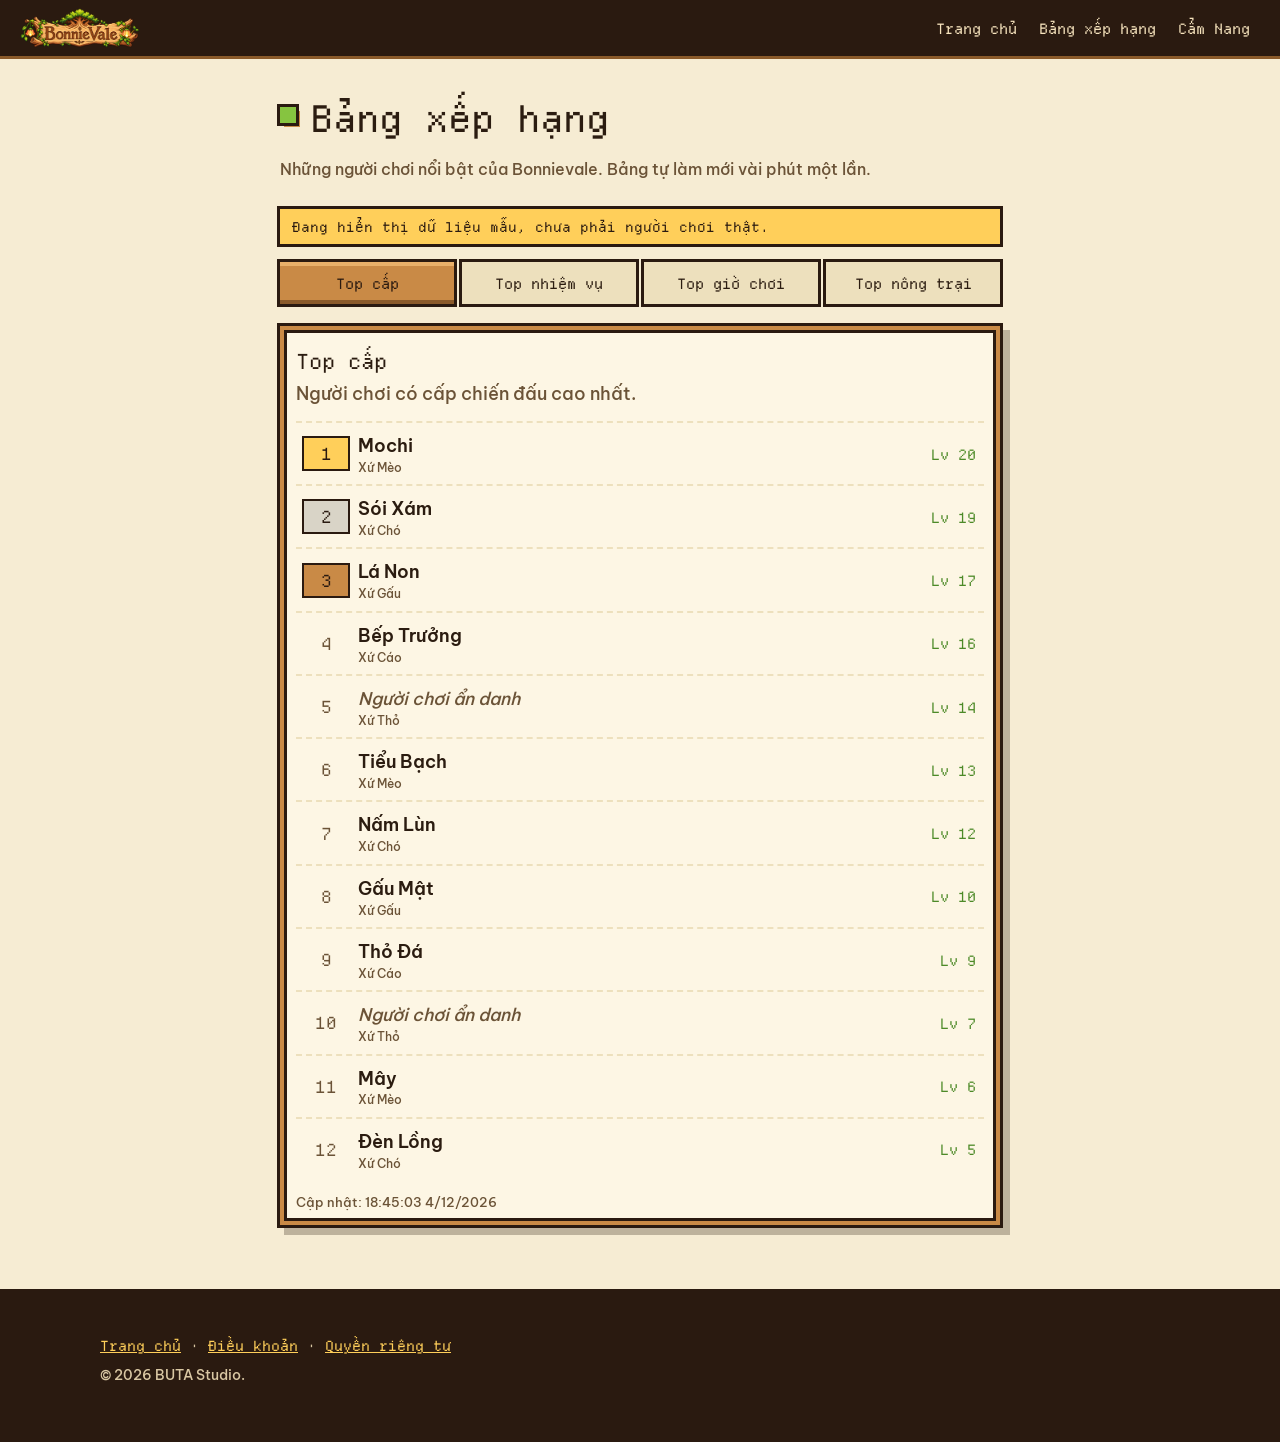
<file: bang-xep-hang.html>
<!doctype html>
<html lang="vi">
<head>
<meta charset="utf-8">
<meta name="viewport" content="width=device-width, initial-scale=1, viewport-fit=cover">
<title>Bảng xếp hạng · Bonnievale Online</title>
<meta name="description" content="Bảng xếp hạng Bonnievale Online: top cấp, top nhiệm vụ, top giờ chơi, top nông trại.">
<link rel="icon" href="img/icon.png">
<link rel="stylesheet" href="site.css">
</head>
<body>
<header class="topbar">
  <a class="brand" href="./" aria-label="Bonnievale Online - trang chủ"><img src="img/logo_small.png" alt="Bonnievale" width="150" height="49"></a>
  <nav class="menu" aria-label="Mục chính"><a href="./">Trang chủ</a><a href="bang-xep-hang.html" aria-current="page">Bảng xếp hạng</a><a href="cam-nang.html">Cẩm Nang</a></nav>
</header>
<main class="bxh wrap">
  <h1 class="title">Bảng xếp hạng</h1>
  <p class="lead">Những người chơi nổi bật của Bonnievale. Bảng tự làm mới vài phút một lần.</p>
  <p class="bxh-demo" id="bxh-demo" hidden>Đang hiển thị dữ liệu mẫu, chưa phải người chơi thật.</p>

  <div class="bxh-tabs" role="tablist" aria-label="Chọn bảng">
    <button type="button" role="tab" class="bxh-tab" data-k="level" aria-selected="true">Top cấp</button>
    <button type="button" role="tab" class="bxh-tab" data-k="quests" aria-selected="false">Top nhiệm vụ</button>
    <button type="button" role="tab" class="bxh-tab" data-k="hours" aria-selected="false">Top giờ chơi</button>
    <button type="button" role="tab" class="bxh-tab" data-k="harvest" aria-selected="false">Top nông trại</button>
  </div>

  <section class="bxh-card frame" aria-live="polite">
    <h2 id="bxh-title" class="bxh-h"></h2>
    <p id="bxh-sub" class="bxh-sub"></p>
    <ol id="bxh-list" class="bxh-list"></ol>
    <p id="bxh-empty" class="bxh-sub" hidden>Chưa có ai trên bảng này.</p>
    <p class="bxh-upd">Cập nhật: <span id="bxh-time">—</span></p>
  </section>
</main>
<footer class="foot"><div class="wrap"><p class="foot-links"><a href="./">Trang chủ</a> · <a href="dieu-khoan.html">Điều khoản</a> · <a href="quyen-rieng-tu.html">Quyền riêng tư</a></p><p>© 2026 BUTA Studio.</p></div></footer>
<script src="config.js"></script>
<script src="site.js"></script>
<script src="bxh.js"></script>
</body>
</html>
</file>
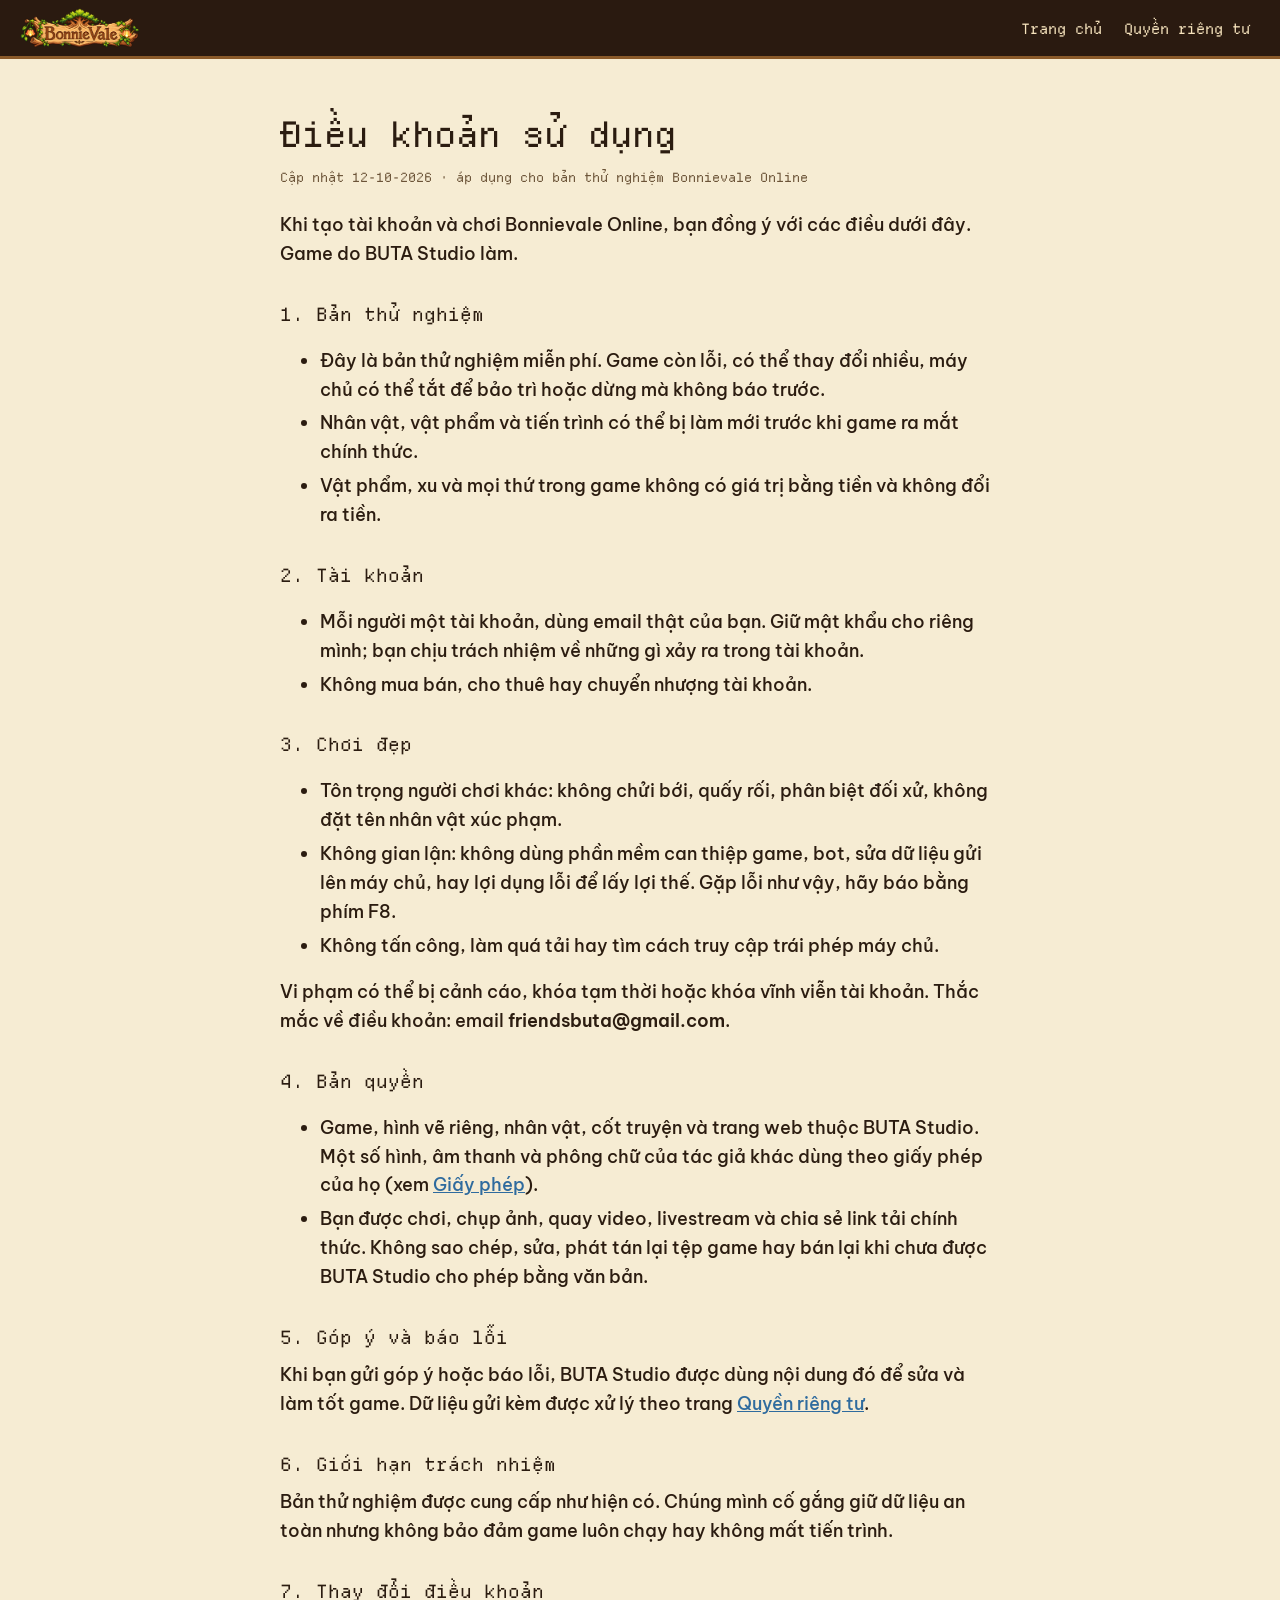
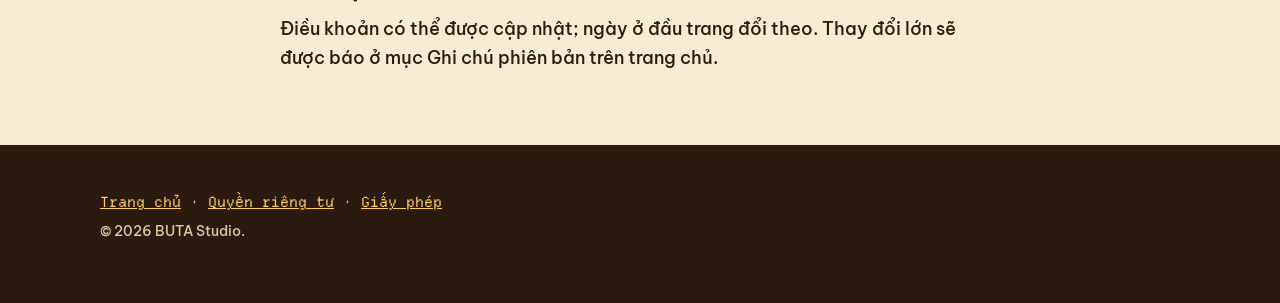
<file: dieu-khoan.html>
<!doctype html>
<html lang="vi">
<head>
<meta charset="utf-8">
<meta name="viewport" content="width=device-width, initial-scale=1, viewport-fit=cover">
<title>Điều khoản · Bonnievale Online</title>
<meta name="description" content="Điều khoản sử dụng bản thử nghiệm Bonnievale Online.">
<link rel="icon" href="img/icon.png">
<link rel="stylesheet" href="site.css">
</head>
<body>
<header class="topbar">
  <a class="brand" href="./" aria-label="Bonnievale Online - trang chủ"><img src="img/logo_small.png" alt="Bonnievale" width="150" height="49"></a>
  <nav class="menu" aria-label="Mục chính"><a href="./">Trang chủ</a><a href="quyen-rieng-tu.html">Quyền riêng tư</a></nav>
</header>
<main class="doc">
  <h1>Điều khoản sử dụng</h1>
  <p class="updated">Cập nhật 12-10-2026 · áp dụng cho bản thử nghiệm Bonnievale Online</p>
  <p>Khi tạo tài khoản và chơi Bonnievale Online, bạn đồng ý với các điều dưới đây. Game do BUTA Studio làm.</p>

  <h2>1. Bản thử nghiệm</h2>
  <ul>
    <li>Đây là bản thử nghiệm miễn phí. Game còn lỗi, có thể thay đổi nhiều, máy chủ có thể tắt để bảo trì hoặc dừng mà không báo trước.</li>
    <li>Nhân vật, vật phẩm và tiến trình có thể bị làm mới trước khi game ra mắt chính thức.</li>
    <li>Vật phẩm, xu và mọi thứ trong game không có giá trị bằng tiền và không đổi ra tiền.</li>
  </ul>

  <h2>2. Tài khoản</h2>
  <ul>
    <li>Mỗi người một tài khoản, dùng email thật của bạn. Giữ mật khẩu cho riêng mình; bạn chịu trách nhiệm về những gì xảy ra trong tài khoản.</li>
    <li>Không mua bán, cho thuê hay chuyển nhượng tài khoản.</li>
  </ul>

  <h2>3. Chơi đẹp</h2>
  <ul>
    <li>Tôn trọng người chơi khác: không chửi bới, quấy rối, phân biệt đối xử, không đặt tên nhân vật xúc phạm.</li>
    <li>Không gian lận: không dùng phần mềm can thiệp game, bot, sửa dữ liệu gửi lên máy chủ, hay lợi dụng lỗi để lấy lợi thế. Gặp lỗi như vậy, hãy báo bằng phím F8.</li>
    <li>Không tấn công, làm quá tải hay tìm cách truy cập trái phép máy chủ.</li>
  </ul>
  <p>Vi phạm có thể bị cảnh cáo, khóa tạm thời hoặc khóa vĩnh viễn tài khoản. Thắc mắc về điều khoản: email <b class="mail">friendsbuta@gmail.com</b>.</p>

  <h2>4. Bản quyền</h2>
  <ul>
    <li>Game, hình vẽ riêng, nhân vật, cốt truyện và trang web thuộc BUTA Studio. Một số hình, âm thanh và phông chữ của tác giả khác dùng theo giấy phép của họ (xem <a href="cam-nang.html#c-credits">Giấy phép</a>).</li>
    <li>Bạn được chơi, chụp ảnh, quay video, livestream và chia sẻ link tải chính thức. Không sao chép, sửa, phát tán lại tệp game hay bán lại khi chưa được BUTA Studio cho phép bằng văn bản.</li>
  </ul>

  <h2>5. Góp ý và báo lỗi</h2>
  <p>Khi bạn gửi góp ý hoặc báo lỗi, BUTA Studio được dùng nội dung đó để sửa và làm tốt game. Dữ liệu gửi kèm được xử lý theo trang <a href="quyen-rieng-tu.html">Quyền riêng tư</a>.</p>

  <h2>6. Giới hạn trách nhiệm</h2>
  <p>Bản thử nghiệm được cung cấp như hiện có. Chúng mình cố gắng giữ dữ liệu an toàn nhưng không bảo đảm game luôn chạy hay không mất tiến trình.</p>

  <h2>7. Thay đổi điều khoản</h2>
  <p>Điều khoản có thể được cập nhật; ngày ở đầu trang đổi theo. Thay đổi lớn sẽ được báo ở mục Ghi chú phiên bản trên trang chủ.</p>
</main>
<footer class="foot"><div class="wrap"><p class="foot-links"><a href="./">Trang chủ</a> · <a href="quyen-rieng-tu.html">Quyền riêng tư</a> · <a href="cam-nang.html#c-credits">Giấy phép</a></p><p>© 2026 BUTA Studio.</p></div></footer>
<script src="config.js"></script>
<script src="site.js"></script>
</body>
</html>
</file>
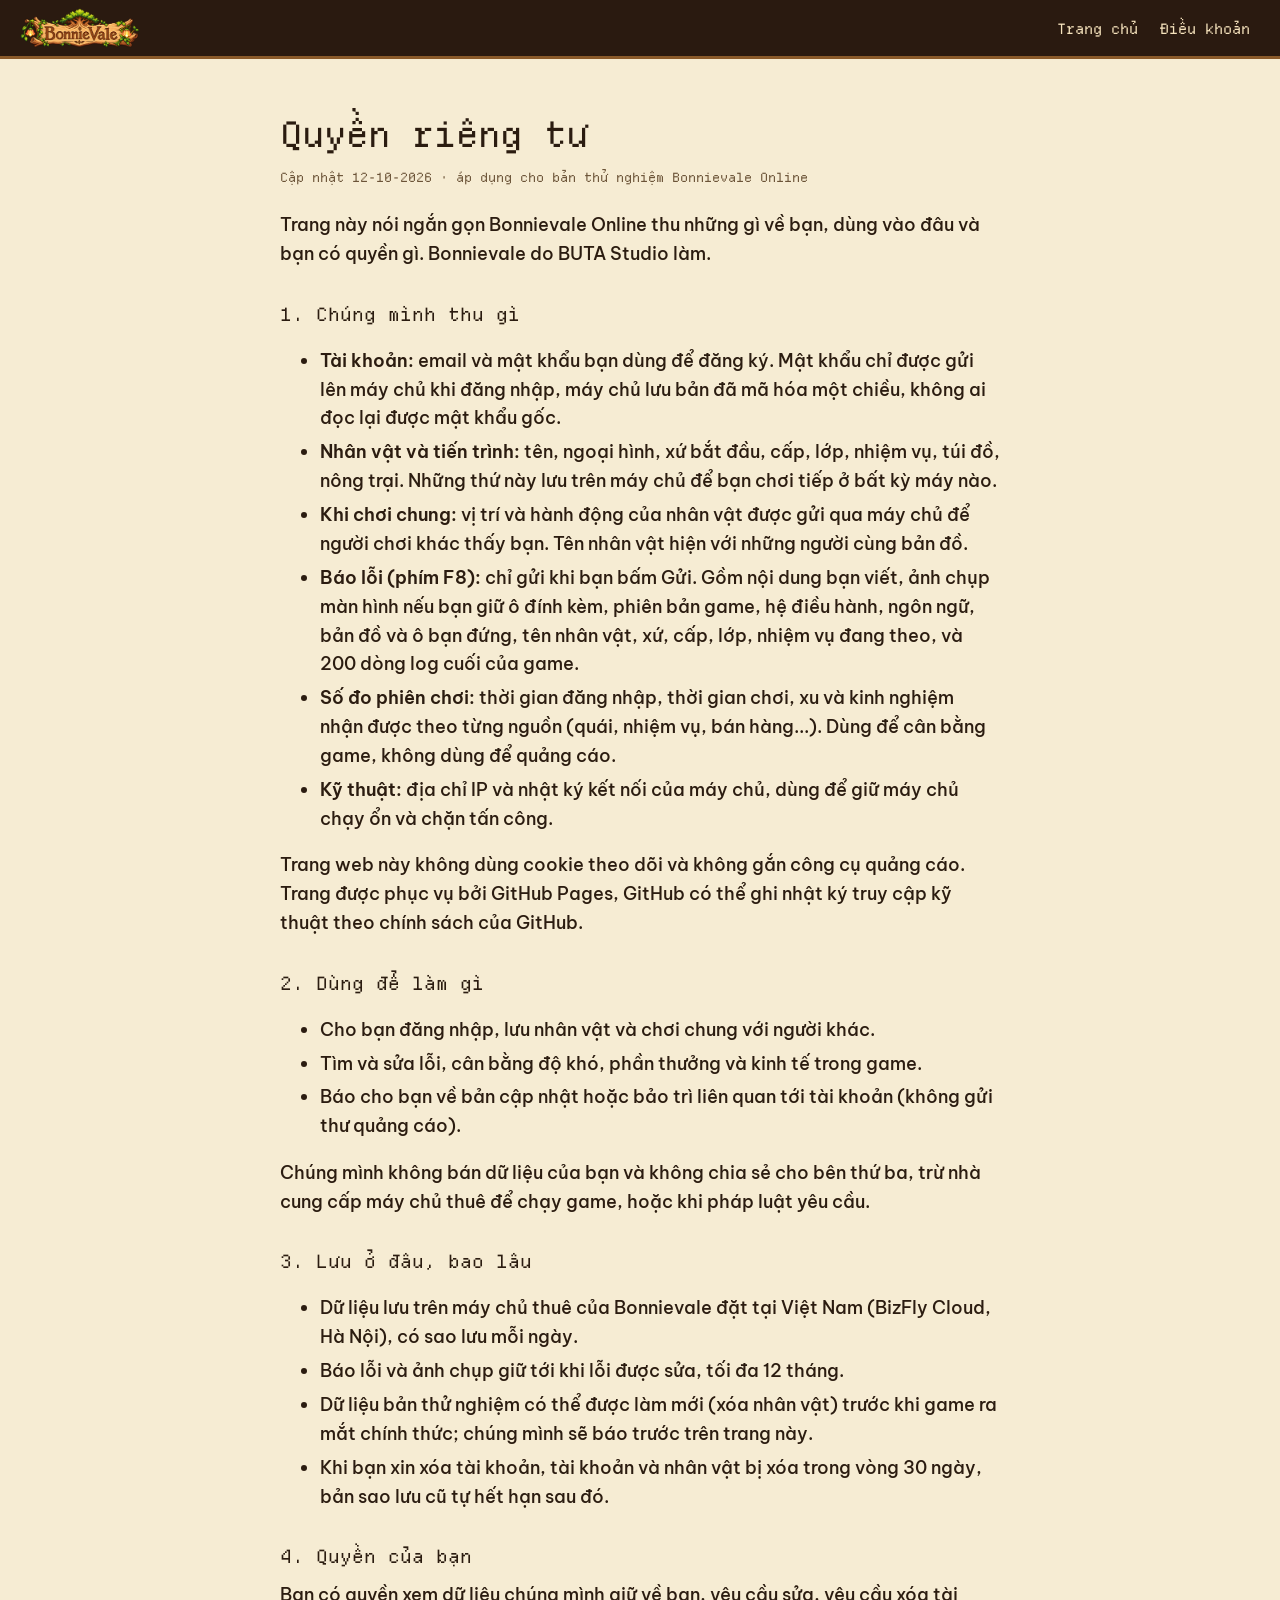
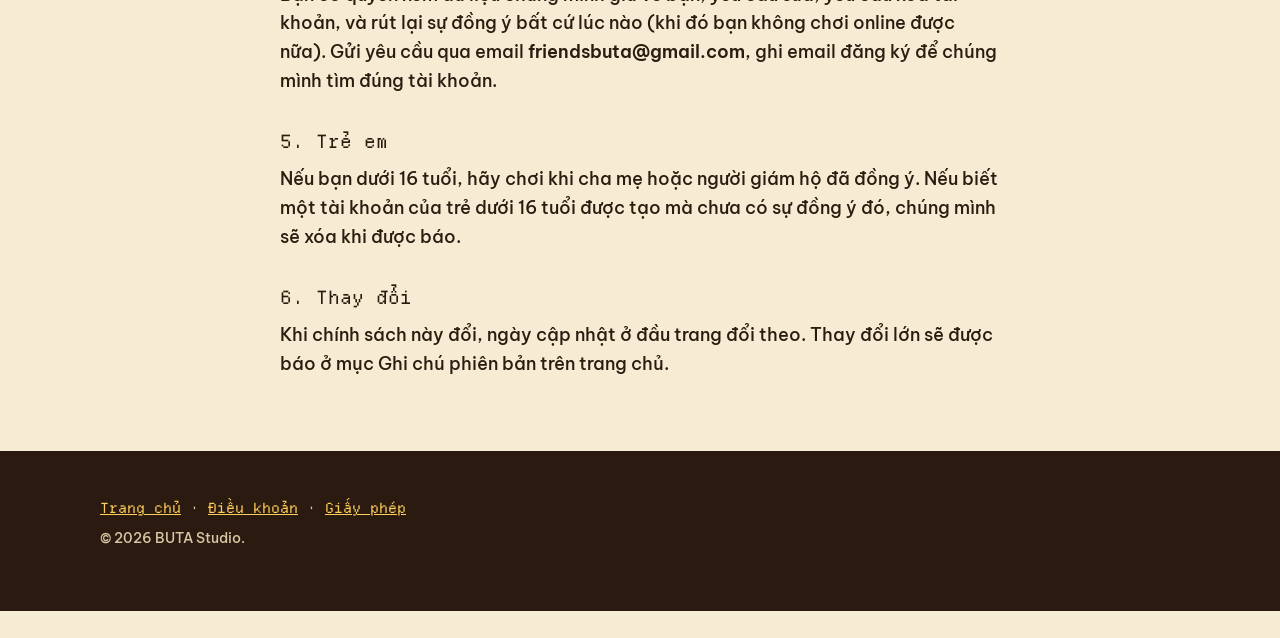
<file: quyen-rieng-tu.html>
<!doctype html>
<html lang="vi">
<head>
<meta charset="utf-8">
<meta name="viewport" content="width=device-width, initial-scale=1, viewport-fit=cover">
<title>Quyền riêng tư · Bonnievale Online</title>
<meta name="description" content="Bonnievale Online thu những dữ liệu nào, để làm gì, giữ bao lâu và bạn có quyền gì.">
<link rel="icon" href="img/icon.png">
<link rel="stylesheet" href="site.css">
</head>
<body>
<header class="topbar">
  <a class="brand" href="./" aria-label="Bonnievale Online - trang chủ"><img src="img/logo_small.png" alt="Bonnievale" width="150" height="49"></a>
  <nav class="menu" aria-label="Mục chính"><a href="./">Trang chủ</a><a href="dieu-khoan.html">Điều khoản</a></nav>
</header>
<main class="doc">
  <h1>Quyền riêng tư</h1>
  <p class="updated">Cập nhật 12-10-2026 · áp dụng cho bản thử nghiệm Bonnievale Online</p>
  <p>Trang này nói ngắn gọn Bonnievale Online thu những gì về bạn, dùng vào đâu và bạn có quyền gì. Bonnievale do BUTA Studio làm.</p>

  <h2>1. Chúng mình thu gì</h2>
  <ul>
    <li><b>Tài khoản:</b> email và mật khẩu bạn dùng để đăng ký. Mật khẩu chỉ được gửi lên máy chủ khi đăng nhập, máy chủ lưu bản đã mã hóa một chiều, không ai đọc lại được mật khẩu gốc.</li>
    <li><b>Nhân vật và tiến trình:</b> tên, ngoại hình, xứ bắt đầu, cấp, lớp, nhiệm vụ, túi đồ, nông trại. Những thứ này lưu trên máy chủ để bạn chơi tiếp ở bất kỳ máy nào.</li>
    <li><b>Khi chơi chung:</b> vị trí và hành động của nhân vật được gửi qua máy chủ để người chơi khác thấy bạn. Tên nhân vật hiện với những người cùng bản đồ.</li>
    <li><b>Báo lỗi (phím F8):</b> chỉ gửi khi bạn bấm Gửi. Gồm nội dung bạn viết, ảnh chụp màn hình nếu bạn giữ ô đính kèm, phiên bản game, hệ điều hành, ngôn ngữ, bản đồ và ô bạn đứng, tên nhân vật, xứ, cấp, lớp, nhiệm vụ đang theo, và 200 dòng log cuối của game.</li>
    <li><b>Số đo phiên chơi:</b> thời gian đăng nhập, thời gian chơi, xu và kinh nghiệm nhận được theo từng nguồn (quái, nhiệm vụ, bán hàng...). Dùng để cân bằng game, không dùng để quảng cáo.</li>
    <li><b>Kỹ thuật:</b> địa chỉ IP và nhật ký kết nối của máy chủ, dùng để giữ máy chủ chạy ổn và chặn tấn công.</li>
  </ul>
  <p>Trang web này không dùng cookie theo dõi và không gắn công cụ quảng cáo. Trang được phục vụ bởi GitHub Pages, GitHub có thể ghi nhật ký truy cập kỹ thuật theo chính sách của GitHub.</p>

  <h2>2. Dùng để làm gì</h2>
  <ul>
    <li>Cho bạn đăng nhập, lưu nhân vật và chơi chung với người khác.</li>
    <li>Tìm và sửa lỗi, cân bằng độ khó, phần thưởng và kinh tế trong game.</li>
    <li>Báo cho bạn về bản cập nhật hoặc bảo trì liên quan tới tài khoản (không gửi thư quảng cáo).</li>
  </ul>
  <p>Chúng mình không bán dữ liệu của bạn và không chia sẻ cho bên thứ ba, trừ nhà cung cấp máy chủ thuê để chạy game, hoặc khi pháp luật yêu cầu.</p>

  <h2>3. Lưu ở đâu, bao lâu</h2>
  <ul>
    <li>Dữ liệu lưu trên máy chủ thuê của Bonnievale đặt tại Việt Nam (BizFly Cloud, Hà Nội), có sao lưu mỗi ngày.</li>
    <li>Báo lỗi và ảnh chụp giữ tới khi lỗi được sửa, tối đa 12 tháng.</li>
    <li>Dữ liệu bản thử nghiệm có thể được làm mới (xóa nhân vật) trước khi game ra mắt chính thức; chúng mình sẽ báo trước trên trang này.</li>
    <li>Khi bạn xin xóa tài khoản, tài khoản và nhân vật bị xóa trong vòng 30 ngày, bản sao lưu cũ tự hết hạn sau đó.</li>
  </ul>

  <h2>4. Quyền của bạn</h2>
  <p>Bạn có quyền xem dữ liệu chúng mình giữ về bạn, yêu cầu sửa, yêu cầu xóa tài khoản, và rút lại sự đồng ý bất cứ lúc nào (khi đó bạn không chơi online được nữa). Gửi yêu cầu qua <span data-contact>email <b class="mail">friendsbuta@gmail.com</b></span>, ghi email đăng ký để chúng mình tìm đúng tài khoản.</p>

  <h2>5. Trẻ em</h2>
  <p>Nếu bạn dưới 16 tuổi, hãy chơi khi cha mẹ hoặc người giám hộ đã đồng ý. Nếu biết một tài khoản của trẻ dưới 16 tuổi được tạo mà chưa có sự đồng ý đó, chúng mình sẽ xóa khi được báo.</p>

  <h2>6. Thay đổi</h2>
  <p>Khi chính sách này đổi, ngày cập nhật ở đầu trang đổi theo. Thay đổi lớn sẽ được báo ở mục Ghi chú phiên bản trên trang chủ.</p>
</main>
<footer class="foot"><div class="wrap"><p class="foot-links"><a href="./">Trang chủ</a> · <a href="dieu-khoan.html">Điều khoản</a> · <a href="cam-nang.html#c-credits">Giấy phép</a></p><p>© 2026 BUTA Studio.</p></div></footer>
<script src="config.js"></script>
<script src="site.js"></script>
</body>
</html>
</file>
<file: site.css>
@font-face { font-family: "Departure Viet"; src: url(fonts/departure-viet.otf) format("opentype"); font-display: optional; }
@font-face { font-family: "Be Vietnam Pro"; src: url(fonts/bevietnam-500.ttf) format("truetype"); font-weight: 500; font-display: optional; }
@font-face { font-family: "Be Vietnam Pro"; src: url(fonts/bevietnam-600.ttf) format("truetype"); font-weight: 600 800; font-display: optional; }

/* Layout: the new carved-wood logo sets the tone - warm wood frames on parchment by day,
   a lantern-lit night band for downloading; every picture is a real 1x capture from the game. */
:root {
  --ground: #f6ecd3; --ground-2: #ede0bd; --card: #fdf6e4;
  --ink: #2b1c10; --ink-soft: #6b5337;
  --outline: #2a1a10; --rim: #c98a46; --rim-hi: #e8b06a; --rim-lo: #8a5a2a;
  --leaf: #4d8a28; --leaf-hi: #86c440; --lantern: #ffcf5a; --ember: #e2533b; --sky: #2f6b9e;
  --night: #1b2330; --night-2: #243043; --night-ink: #f3e7c9; --night-soft: #b7ab90;
  --discord: #5865f2; --discord-hi: #7983f5; --discord-lo: #3c45a5;
  --shadow: rgba(42, 26, 16, .28);
  --f-pixel: "Departure Viet", "Consolas", monospace;
  --f-body: "Be Vietnam Pro", "Segoe UI", system-ui, sans-serif;
  color-scheme: light;
}
@media (prefers-color-scheme: dark) { :root:not([data-theme="light"]) {
  --ground: #17201a; --ground-2: #1e2a22; --card: #223128; --ink: #f2e6c8; --ink-soft: #b8aa8a;
  --outline: #0b0f0c; --leaf: #9ad064; --sky: #86bde0; --night: #0f141c; --night-2: #182131; --shadow: rgba(0, 0, 0, .5);
  color-scheme: dark; } }
:root[data-theme="dark"] {
  --ground: #17201a; --ground-2: #1e2a22; --card: #223128; --ink: #f2e6c8; --ink-soft: #b8aa8a;
  --outline: #0b0f0c; --leaf: #9ad064; --sky: #86bde0; --night: #0f141c; --night-2: #182131; --shadow: rgba(0, 0, 0, .5);
  color-scheme: dark; }

* { box-sizing: border-box; }
[hidden] { display: none !important; }
html { scroll-behavior: smooth; scroll-padding-top: 72px; }
@media (prefers-reduced-motion: reduce) { html { scroll-behavior: auto; } }
body { margin: 0; background: var(--ground); color: var(--ink); font: 500 16px/1.65 var(--f-body); overflow-x: clip; }
img { max-width: 100%; display: block; }
.shot img { image-rendering: pixelated; width: 100%; height: auto; }
a { color: var(--sky); }
a:hover { color: var(--ember); }
:focus-visible { outline: 3px solid var(--lantern); outline-offset: 3px; }
h1, h2, h3, h4, .eyebrow, .btn, .key { font-family: var(--f-pixel); font-weight: 400; text-wrap: balance; }
h3 { font-size: 1.3rem; line-height: 1.25; margin: .2em 0 .5em; }
p { margin: .5em 0; }

.wrap { max-width: 1120px; margin: 0 auto; padding-inline: 20px; }
.wrap.narrow { max-width: 1000px; }
.band { padding-block: 68px; }
.band.dim { background: var(--ground-2); }
.band.night { background: var(--night); color: var(--night-ink); --ink: var(--night-ink); --ink-soft: var(--night-soft); --card: var(--night-2); }
.band.night a:not(.btn) { color: var(--lantern); }
.title { font-size: clamp(1.6rem, 3.4vw, 2.3rem); line-height: 1.15; margin: 0 0 .5em; display: flex; align-items: center; gap: 14px; }
.title::before { content: ""; width: 16px; height: 16px; flex: none; background: var(--leaf-hi); box-shadow: 0 0 0 3px var(--outline), 4px 4px 0 0 var(--rim); }
.lead { max-width: 66ch; color: var(--ink-soft); font-size: 1.05rem; margin-bottom: 26px; }
.eyebrow { font-size: .8rem; letter-spacing: .12em; text-transform: uppercase; color: var(--rim-lo); }
@media (prefers-color-scheme: dark) { :root:not([data-theme="light"]) .eyebrow { color: var(--rim-hi); } }
:root[data-theme="dark"] .eyebrow { color: var(--rim-hi); }

/* wooden frame of the game's UI */
.frame { background: var(--card); padding: 7px; box-shadow: 0 0 0 3px var(--outline), inset 0 0 0 4px var(--rim), inset 0 0 0 7px var(--outline), 7px 7px 0 3px var(--shadow); }

/* buttons */
.btn { display: inline-flex; align-items: center; justify-content: center; text-decoration: none; cursor: pointer; border: 0; font-size: 1rem; color: #2a1a10;
  padding: 11px 20px; background: var(--rim); box-shadow: 0 0 0 3px var(--outline), inset 0 4px 0 var(--rim-hi), inset 0 -5px 0 var(--rim-lo), 0 5px 0 3px var(--outline); transform: translateY(-2px); }
.btn:hover { color: #2a1a10; background: var(--rim-hi); }
.btn:active { transform: translateY(3px); box-shadow: 0 0 0 3px var(--outline), inset 0 4px 0 var(--rim-lo), 0 0 0 3px var(--outline); }
.btn-sm { font-size: .85rem; padding: 7px 13px; }
.btn-big { font-size: 1.15rem; padding: 14px 26px; }
.btn.discord { background: var(--discord); color: #fff; box-shadow: 0 0 0 3px var(--outline), inset 0 4px 0 var(--discord-hi), inset 0 -5px 0 var(--discord-lo), 0 5px 0 3px var(--outline); }
.btn.discord:hover { background: var(--discord-hi); color: #fff; }
.btn[aria-disabled="true"] { background: #b9a88a; color: #4a3b2a; cursor: default; box-shadow: 0 0 0 3px var(--outline), inset 0 4px 0 #cfc0a2, inset 0 -5px 0 #8d7d62, 0 5px 0 3px var(--outline); }

/* top bar */
.topbar { position: sticky; top: 0; z-index: 50; display: flex; align-items: center; gap: 16px; padding: 8px 20px; padding-top: calc(8px + env(safe-area-inset-top, 0px));
  background: #2a1a10; box-shadow: 0 3px 0 var(--rim-lo); }
.brand img { width: 120px; height: auto; }
.menu { display: flex; gap: 2px; margin-left: auto; }
.menu a { color: #f6e3bd; text-decoration: none; font: .9rem var(--f-pixel); padding: 8px 10px; }
.menu a:hover { color: var(--lantern); }
.burger { display: none; background: none; border: 0; padding: 8px; cursor: pointer; }
.burger span { display: block; width: 22px; height: 3px; background: #f6e3bd; margin: 4px 0; }

/* hero */
.hero { position: relative; color: #fff6df; overflow: hidden; background: #1b2330; }
.hero-art { position: absolute; inset: 0; background: url(img/shots/barkridge.png) center 30% / cover no-repeat; image-rendering: pixelated; }
.hero-art::after { content: ""; position: absolute; inset: 0; background: linear-gradient(180deg, rgba(14, 18, 28, .25), rgba(14, 18, 28, .55) 55%, rgba(18, 12, 8, .92)); }
.hero-inner { position: relative; max-width: 1120px; margin: 0 auto; padding: clamp(40px, 8vw, 104px) 20px 52px; display: flex; flex-direction: column; align-items: center; text-align: center; }
.hero-logo { width: min(680px, 94%); height: auto; filter: drop-shadow(0 6px 0 rgba(0, 0, 0, .4)); }
.hero-tag { font-size: clamp(1.02rem, 2vw, 1.22rem); max-width: 44ch; margin: 14px 0; font-weight: 600; text-shadow: 0 2px 0 rgba(0, 0, 0, .6); }
.badges { display: flex; flex-wrap: wrap; justify-content: center; gap: 8px; margin-bottom: 26px; }
.badges span { font: .8rem var(--f-pixel); padding: 5px 10px; background: rgba(20, 14, 8, .75); box-shadow: 0 0 0 2px var(--lantern); color: #ffe7a8; }
.cta, .dl-row { display: flex; flex-wrap: wrap; gap: 18px 22px; justify-content: center; }
.cta-note { font: .8rem var(--f-pixel); color: #f1dfb8; margin-top: 14px; text-shadow: 0 1px 0 rgba(0, 0, 0, .6); }

/* intro */
.realms { display: grid; grid-template-columns: repeat(2, minmax(0, 1fr)); gap: 28px; margin-bottom: 60px; }
.shot { margin: 0; }
.shot figcaption { padding: 12px 10px 6px; font-size: .95rem; color: var(--ink-soft); }
.shot figcaption b { display: block; font: 400 1.15rem var(--f-pixel); color: var(--ink); margin-bottom: 2px; }
.feature { display: grid; grid-template-columns: minmax(0, 1.2fr) minmax(0, 1fr); gap: 40px; align-items: center; margin-bottom: 56px; }
.feature.flip .shot { order: 2; }
.ftext p { color: var(--ink-soft); }

/* download */
.dl-box { padding: 26px 20px 18px; text-align: center; margin-bottom: 34px; }
.dl-box .cta-note { color: var(--night-soft); text-shadow: none; }
.steps { display: grid; grid-template-columns: repeat(3, minmax(0, 1fr)); gap: 22px; }
.step { padding: 20px 22px 16px; }
.step ul, .step ol { padding-left: 1.2em; margin: 0; }
.step li { margin: 6px 0; font-size: .95rem; }
.step.f8 { grid-column: 1 / -1; display: grid; grid-template-columns: minmax(0, 1fr) minmax(0, 1fr); gap: 4px 26px; align-items: start; }
.step.f8 h3 { grid-column: 1 / -1; }
.step.f8 .shot { box-shadow: 0 0 0 3px var(--outline); padding: 0; }
.key { display: inline-block; padding: 1px 8px; background: var(--lantern); color: #2a1a10; box-shadow: 0 0 0 2px var(--outline), inset 0 -3px 0 #c99a2a; }
.note { margin-top: 26px; font-size: .9rem; color: var(--ink-soft); }

/* news */
.news { padding: 20px 24px; margin-bottom: 22px; }
.news .when { font: .8rem var(--f-pixel); color: var(--rim-lo); }
.news h4 { font: 400 1rem var(--f-pixel); margin: 12px 0 4px; }
.news ul { margin: 0; padding-left: 1.2em; color: var(--ink-soft); }
.news-intro { margin: 8px 0 14px; }
.news-hl { background: rgba(255, 200, 80, .12); box-shadow: 0 0 0 3px var(--outline); padding: 10px 16px 12px; margin-bottom: 18px; }
.news-hl h4 { margin-top: 0; }
.news-hl li { margin: 5px 0; color: var(--ink); }
.news-grid { column-count: 2; column-gap: 16px; }
.news-sec { break-inside: avoid; background: rgba(255, 255, 255, .04); box-shadow: 0 0 0 2px var(--outline); padding: 4px 14px 10px; margin: 0 0 16px; }
.news-sec h4 { display: flex; align-items: center; gap: 10px; margin: 10px 0 6px; }
.news-sec h4 img, .news-hl h4 img { width: 36px; height: 36px; image-rendering: pixelated; flex: none; }
.news-hl h4 { display: flex; align-items: center; gap: 10px; }
.news-sec li { margin: 5px 0; font-size: .95rem; }
@media (max-width: 760px) { .news-grid { column-count: 1; } .news { padding: 16px 14px; } }
.empty { color: var(--ink-soft); }

/* text pages (terms, privacy) */
.doc { max-width: 760px; margin: 0 auto; padding: 48px 20px 64px; }
.doc h1 { font-size: clamp(1.6rem, 3.6vw, 2.2rem); margin: 0 0 6px; }
.doc .updated { font: .8rem var(--f-pixel); color: var(--ink-soft); margin-bottom: 26px; }
.doc h2 { font-size: 1.15rem; margin: 30px 0 6px; }
.doc li { margin: 5px 0; }
.mail { user-select: all; }

/* footer */
.foot { background: #2a1a10; color: #d9c7a3; padding-block: 38px 54px; font-size: .88rem; }
.foot img { width: 140px; height: auto; margin-bottom: 10px; }
.foot a { color: var(--lantern); }
.foot-links { font-family: var(--f-pixel); }

@media (max-width: 860px) {
  .realms, .feature, .feature.flip, .steps, .step.f8 { grid-template-columns: minmax(0, 1fr); gap: 20px; }
  .feature.flip .shot { order: 0; }
  .menu { display: none; position: absolute; top: 100%; left: 0; right: 0; flex-direction: column; background: #2a1a10; padding: 8px 12px 14px; box-shadow: 0 4px 0 var(--rim-lo); }
  .menu.open { display: flex; }
  .burger { display: block; }
  .topbar .btn-sm { margin-left: auto; }
  .band { padding-block: 48px; }
}
@media (max-width: 520px) {
  .wrap, .hero-inner, .doc { padding-inline: 16px; }
  .topbar { padding-inline: 12px; gap: 8px; }
  .brand img { width: 96px; }
  .btn-big { font-size: 1rem; padding: 12px 18px; }
}

/* ---------- M53: lit, alive, sectioned ---------- */
.band { position: relative; }
.eyebrow + .title { margin-top: 4px; }
.hero { min-height: min(86vh, 860px); display: grid; place-items: center; }
.hero-media { position: absolute; inset: 0; background: #1b2330 url(video/plaza.jpg) center / cover no-repeat; }
.hero-media video { width: 100%; height: 100%; object-fit: cover; image-rendering: pixelated; display: block; }
.hero-media::after { content: ""; position: absolute; inset: 0; background: radial-gradient(120% 90% at 50% 40%, rgba(14, 18, 28, .15), rgba(14, 18, 28, .62) 70%), linear-gradient(180deg, transparent 55%, rgba(18, 12, 8, .9)); }
.glow { position: absolute; inset: auto 0 0 0; height: 45%; background: radial-gradient(60% 80% at 50% 100%, rgba(255, 196, 92, .28), transparent 70%); pointer-events: none; }
.hero-inner { position: relative; z-index: 2; }
.hero-logo { animation: breathe 6s ease-in-out infinite; }
@keyframes breathe { 50% { transform: translateY(-5px); filter: drop-shadow(0 10px 0 rgba(0, 0, 0, .35)) drop-shadow(0 0 22px rgba(255, 200, 100, .35)); } }
.hero .badges { margin: 22px 0 0; }
.scroll-cue { position: absolute; bottom: 18px; left: 50%; transform: translateX(-50%); z-index: 2; width: 26px; height: 40px; border: 3px solid #f6e3bd; border-radius: 14px; }
.scroll-cue span { position: absolute; left: 50%; top: 7px; width: 4px; height: 8px; margin-left: -2px; background: var(--lantern); animation: cue 1.8s ease-in-out infinite; }
@keyframes cue { 0% { transform: translateY(0); opacity: 1; } 80% { transform: translateY(14px); opacity: 0; } 100% { opacity: 0; } }

/* fireflies and drifting leaves: spawned by site.js, none when motion is reduced */
.motes { position: absolute; inset: 0; overflow: hidden; pointer-events: none; z-index: 1; }
.mote { position: absolute; width: 4px; height: 4px; background: #ffe08a; box-shadow: 0 0 6px 2px rgba(255, 214, 110, .75); animation: float var(--d, 9s) ease-in-out infinite, blink var(--b, 3s) ease-in-out infinite; opacity: 0; }
.mote.leaf { width: 6px; height: 6px; background: #8fd24a; box-shadow: 2px 2px 0 #4d8a28; animation: fall var(--d, 12s) linear infinite; opacity: .9; }
@keyframes float { 0%, 100% { transform: translate(0, 0); } 33% { transform: translate(18px, -26px); } 66% { transform: translate(-14px, -10px); } }
@keyframes blink { 0%, 100% { opacity: 0; } 40%, 60% { opacity: 1; } }
@keyframes fall { 0% { transform: translate(0, -40px) rotate(0); } 100% { transform: translate(120px, 110vh) rotate(540deg); } }
@media (prefers-reduced-motion: reduce) { .motes, .scroll-cue span { display: none; } .hero-logo { animation: none; } }

/* intro */
.intro-grid { display: grid; grid-template-columns: minmax(0, 1fr) minmax(0, 1.1fr); gap: 44px; align-items: center; }
.tilt { transform: rotate(-1.2deg); transition: transform .3s; }
.tilt:hover { transform: rotate(0) scale(1.01); }

/* features */
.features { display: grid; grid-template-columns: repeat(4, minmax(0, 1fr)); gap: 22px; margin-top: 18px; }
.feat { padding: 18px 18px 14px; transition: transform .2s, box-shadow .2s; }
.feat:hover { transform: translateY(-5px); box-shadow: 0 0 0 3px var(--outline), inset 0 0 0 4px var(--rim-hi), inset 0 0 0 7px var(--outline), 7px 11px 0 3px var(--shadow), 0 0 26px rgba(255, 200, 100, .35); }
.feat img { width: 48px; height: 48px; image-rendering: pixelated; background: radial-gradient(circle, rgba(255, 207, 90, .45), transparent 70%); margin-bottom: 6px; }
.feat h3 { font-size: 1.05rem; margin: 2px 0 6px; }
.feat p { font-size: .9rem; color: var(--ink-soft); margin: 0; }

/* realms */
.realm-tabs { display: flex; gap: 16px; flex-wrap: wrap; margin-bottom: 26px; }
.realm-tab { gap: 10px; background: var(--night-2); color: var(--night-ink); box-shadow: 0 0 0 3px var(--outline), inset 0 -4px 0 #141b26, 0 4px 0 3px var(--outline); }
.realm-tab:hover { background: #2e3b52; color: var(--night-ink); }
.realm-tab img { image-rendering: pixelated; box-shadow: 0 0 0 2px var(--outline); }
.realm-tab[aria-selected="true"] { background: var(--rim); color: #2a1a10; box-shadow: 0 0 0 3px var(--outline), inset 0 4px 0 var(--rim-hi), inset 0 -5px 0 var(--rim-lo), 0 5px 0 3px var(--outline), 0 0 22px rgba(255, 200, 100, .4); }
.realm { display: grid; grid-template-columns: minmax(0, 1.25fr) minmax(0, 1fr); gap: 28px; padding: 18px; animation: show .35s ease-out; }
@keyframes show { from { opacity: 0; transform: translateY(8px); } }
@media (prefers-reduced-motion: reduce) { .realm { animation: none; } .tilt, .feat { transition: none; } }
.realm-text h3 { font-size: 1.45rem; margin: 4px 0 10px; }
.points { list-style: none; padding: 0; margin: 0 0 14px; display: grid; gap: 10px; }
.points li { padding-left: 24px; position: relative; font-size: .95rem; color: var(--ink-soft); }
.points li::before { content: ""; position: absolute; left: 2px; top: 8px; width: 10px; height: 10px; background: var(--lantern); box-shadow: 0 0 8px rgba(255, 207, 90, .8); }
.points b { color: var(--ink); }
.realm-thumbs { display: grid; grid-template-columns: 1fr 1fr; gap: 10px; }
.realm-thumbs img { image-rendering: pixelated; box-shadow: 0 0 0 3px var(--outline); }

/* video players */
.clip { position: relative; aspect-ratio: 16 / 9; background: #111; box-shadow: 0 0 0 3px var(--outline); overflow: hidden; }
.clip video, .clip img { width: 100%; height: 100%; object-fit: cover; image-rendering: pixelated; display: block; }
.clip .soon { position: absolute; left: 10px; bottom: 10px; font: .75rem var(--f-pixel); padding: 3px 8px; background: rgba(20, 14, 8, .82); color: var(--lantern); box-shadow: 0 0 0 2px var(--lantern); }
.videos { display: grid; grid-template-columns: repeat(3, minmax(0, 1fr)); gap: 24px; }
.videos .vcard:first-child { grid-column: span 2; grid-row: span 2; }
.vcard { margin: 0; padding: 7px; }
.vcard figcaption { font: .9rem var(--f-pixel); padding: 10px 6px 4px; }

/* three steps */
.steps3 { list-style: none; padding: 0; margin: 10px 0 30px; display: grid; grid-template-columns: repeat(3, minmax(0, 1fr)); gap: 24px; }
.steps3 li { padding: 26px 22px 18px; position: relative; }
.steps3 .num { position: absolute; top: -18px; left: 18px; width: 40px; height: 40px; display: grid; place-items: center; font: 1.3rem var(--f-pixel); background: var(--lantern); color: #2a1a10; box-shadow: 0 0 0 3px var(--outline), 0 0 18px rgba(255, 207, 90, .55); }
.steps3 h3 { margin-top: 10px; }
.steps3 p { font-size: .93rem; color: var(--ink-soft); }
.steps3 .btn { margin-top: 6px; }
.steps3 .cta-note { color: var(--night-soft); text-shadow: none; }
.req-row { display: grid; grid-template-columns: minmax(0, 1fr) minmax(0, 1.6fr); gap: 24px; }
.req { padding: 20px 22px 16px; }
.req ul { padding-left: 1.2em; margin: 0; }
.req li { margin: 5px 0; font-size: .93rem; }
.req.f8 { display: grid; grid-template-columns: minmax(0, 1fr) minmax(0, 1fr); gap: 4px 20px; align-items: start; }
.req.f8 h3 { grid-column: 1 / -1; }
.req.f8 p { font-size: .93rem; margin: 0; }
.req.f8 img { image-rendering: pixelated; box-shadow: 0 0 0 3px var(--outline); }

/* community */
.community { background: linear-gradient(135deg, #2b2a5c, #4b3a7c 55%, #2a1a10); }
.discord-card { display: flex; align-items: center; justify-content: space-between; gap: 28px; padding: 30px 34px; }
.discord-card .title { margin-bottom: 8px; }
.discord-card p { margin: 0; color: var(--ink-soft); max-width: 56ch; }
.discord-card .btn { flex: none; font-size: 1.3rem; padding: 18px 34px; }

/* faq */
.faq { display: grid; gap: 14px; }
.faq details { padding: 4px 18px; }
.faq summary { cursor: pointer; font: 1rem var(--f-pixel); padding: 12px 0; list-style: none; display: flex; justify-content: space-between; gap: 12px; }
.faq summary::-webkit-details-marker { display: none; }
.faq summary::after { content: "+"; color: var(--rim-lo); font-size: 1.3rem; line-height: 1; }
.faq details[open] summary::after { content: "\2212"; }
.faq details p { margin: 0 0 14px; color: var(--ink-soft); }

/* footer */
.foot-grid { display: grid; grid-template-columns: minmax(0, 1fr) auto; gap: 10px 30px; align-items: start; }
.foot-grid .foot-links { display: flex; flex-wrap: wrap; gap: 6px 18px; }
.foot-grid .fine { grid-column: 1 / -1; font-size: .8rem; opacity: .8; margin: 10px 0 0; }

@media (max-width: 1000px) { .features { grid-template-columns: repeat(2, minmax(0, 1fr)); } }
@media (max-width: 860px) {
  .intro-grid, .realm, .steps3, .req-row, .req.f8, .videos, .foot-grid { grid-template-columns: minmax(0, 1fr); }
  .videos .vcard:first-child { grid-column: auto; grid-row: auto; }
  .steps3 { gap: 34px; }
  .discord-card { flex-direction: column; align-items: flex-start; padding: 24px 20px; }
  .hero { min-height: 0; }
  .scroll-cue { display: none; }
}
@media (max-width: 520px) { .features { grid-template-columns: minmax(0, 1fr); } .discord-card .btn { width: 100%; } }
.hero-media::after { background: radial-gradient(120% 90% at 50% 40%, rgba(14, 18, 28, .38), rgba(14, 18, 28, .72) 70%), linear-gradient(180deg, rgba(14, 18, 28, .35), transparent 30%, transparent 55%, rgba(18, 12, 8, .92)); }
.hero-tag { text-shadow: 0 2px 0 rgba(0, 0, 0, .75), 0 0 14px rgba(0, 0, 0, .6); }
@media (max-width: 860px) { .hero-media::after { background: rgba(14, 18, 28, .7); } }
.realm-thumbs img, .req.f8 img, .feat img { height: auto; }
.videos .vcard:first-child { grid-column: auto; grid-row: auto; }
.title { align-items: flex-start; }
.title::before { margin-top: .32em; }
.realm-media { display: grid; gap: 12px; align-content: start; }

/* ---------- M53 fixes: bigger body text, HUD-free hero, NV3's decor (assets/art, whole-number scales only) ---------- */
body { font-size: 17.5px; }
.lead, .ftext p, .feat p, .points li, .steps3 p, .req li, .req.f8 p, .faq details p, .discord-card p { font-size: 1rem; }
.lead { max-width: 70ch; }
.hero-tag { font-size: clamp(1.1rem, 2vw, 1.32rem); }
.hero-media { background: #1b2330 url(img/shots/hero_meowmont.png) center 40% / 1920px auto repeat-x; image-rendering: pixelated; filter: blur(1.5px) saturate(1.05); transform: scale(1.02); }
@media (max-width: 960px) { .hero-media { background-size: 960px auto; } }
.hero-media::after { background: radial-gradient(70% 60% at 50% 42%, rgba(14, 18, 28, .55), rgba(14, 18, 28, .78) 75%), linear-gradient(180deg, rgba(14, 18, 28, .4), transparent 30%, transparent 60%, rgba(18, 12, 8, .92)); }
.intro-grid { grid-template-columns: minmax(0, 1.15fr) minmax(0, 1fr); }

/* 9-slice frames: x1 art, slice 16, drawn at 2x (border 32) */
.card9 { border: 32px solid transparent; border-image: url(assets/art/x1/frame_card.png) 16 fill round; image-rendering: pixelated; background: none; box-shadow: none; padding: 0; filter: drop-shadow(5px 6px 0 var(--shadow)); }
.wood9 { border: 32px solid transparent; border-image: url(assets/art/x1/frame_wood.png) 16 round; image-rendering: pixelated; background: var(--night-2); box-shadow: none; padding: 6px; filter: drop-shadow(6px 7px 0 rgba(0, 0, 0, .5)); }
.card9, .card9 h3, .card9 h2 { color: #2b1c10; }
.card9 p, .card9 .lead { color: #5a4530; }

/* feature cards: big icon, one-line title, two short lines */
.features { gap: 18px; }
.feat.card9 { position: relative; text-align: center; transition: transform .2s; }
.feat.card9:hover { transform: translateY(-6px); filter: drop-shadow(5px 10px 0 var(--shadow)) drop-shadow(0 0 16px rgba(255, 200, 100, .45)); }
.feat.card9 img { width: 64px; height: 64px; margin: -6px auto 6px; background: radial-gradient(circle, rgba(255, 207, 90, .5), transparent 68%); }
.feat.card9 h3 { font-size: 1.08rem; margin: 0 0 6px; white-space: nowrap; overflow: hidden; text-overflow: ellipsis; }
.feat.card9 p { font-size: .95rem; margin: 0; line-height: 1.5; }
.stretch { position: absolute; inset: -32px; z-index: 1; }
@media (prefers-reduced-motion: reduce) { .feat.card9 { transition: none; } }

/* section dividers: NV3's lantern vine (Cat) and snow rope with mine lamps (Dog), at 3x */
.divider { height: 102px; margin: -51px 0; position: relative; z-index: 3; background: url(assets/art/divider_cat.png) center / auto 102px repeat-x; image-rendering: pixelated; pointer-events: none; }
.divider-dog { height: 90px; margin: -45px 0; background-image: url(assets/art/divider_dog.png); background-size: auto 90px; }
@media (max-width: 860px) { .divider { height: 68px; margin: -34px 0; background-size: auto 68px; } .divider-dog { height: 60px; margin: -30px 0; background-size: auto 60px; } }

/* realm panels: the waving cat and dog (two frames, 0.4 s each), at 2x */
.realm.wood9 { background: var(--night-2); }
.greet { width: 96px; height: 128px; float: right; margin: -8px 0 4px 12px; background: url(assets/art/x1/greet_cat_0.png) center / 96px 128px no-repeat; image-rendering: pixelated; animation: wave-cat .8s steps(1) infinite; }
.greet-dog { background-image: url(assets/art/x1/greet_dog_0.png); animation-name: wave-dog; }
@keyframes wave-cat { 0% { background-image: url(assets/art/x1/greet_cat_0.png); } 50% { background-image: url(assets/art/x1/greet_cat_1.png); } }
@keyframes wave-dog { 0% { background-image: url(assets/art/x1/greet_dog_0.png); } 50% { background-image: url(assets/art/x1/greet_dog_1.png); } }
@media (prefers-reduced-motion: reduce) { .greet { animation: none; } }

/* sprite motes */
.mote, .mote.leaf { background: center / contain no-repeat; box-shadow: none; image-rendering: pixelated; }
.mote.fly { width: 16px; height: 16px; filter: drop-shadow(0 0 4px rgba(255, 214, 110, .9)); }
.mote.leaf { width: 20px; height: 20px; animation: fall var(--d, 12s) linear infinite; opacity: .95; }
.mote.snow { width: 12px; height: 12px; animation: snowfall var(--d, 12s) linear infinite; opacity: .95; }
@keyframes snowfall { 0% { transform: translate(0, -20px); } 50% { transform: translate(14px, 55vh); } 100% { transform: translate(-6px, 110vh); } }
.snow { position: absolute; inset: 0; overflow: hidden; pointer-events: none; z-index: 1; }
@media (prefers-reduced-motion: reduce) { .snow { display: none; } }

/* community: NV3's sunset with the wooden Discord sign, at 3x */
.community { background: #2b2a5c; overflow: hidden; }
.community-art { position: absolute; inset: 0; background: url(assets/art/community_bg.png) center bottom / 960px 288px repeat-x, linear-gradient(#e9a36a, #5c3f73 60%, #2d3b2a); image-rendering: pixelated; opacity: .95; }
.community .wrap { position: relative; z-index: 1; }
.discord-card.card9 { max-width: 760px; }
.discord-card .btn img { width: 48px; height: 48px; image-rendering: pixelated; margin-right: 4px; }
@media (max-width: 860px) { .greet { width: 72px; height: 96px; background-size: 72px 96px; } }
.feat.card9 h3 { white-space: normal; overflow: visible; text-overflow: clip; min-height: 2.5em; display: flex; align-items: center; justify-content: center; line-height: 1.25; }
.community-art { background: url(assets/art/community_bg.png) right -40px bottom / 960px 288px no-repeat, linear-gradient(#e9a36a, #b0707a 38%, #5c3f73 62%, #2d3b2a 80%); }
.community { min-height: 360px; display: flex; align-items: center; }
.community .wrap { width: 100%; }
.discord-card.card9 { max-width: 640px; flex-direction: column; align-items: flex-start; gap: 18px; }
.discord-card .title { font-size: clamp(1.4rem, 2.6vw, 1.9rem); }
@media (max-width: 860px) { .community-art { background-position: center bottom, 0 0; opacity: .6; } }
@media (max-width: 860px) { .intro-grid { grid-template-columns: minmax(0, 1fr); } }
@media (max-width: 1100px) { .menu { display: none; position: absolute; top: 100%; left: 0; right: 0; flex-direction: column; background: #2a1a10; padding: 8px 12px 14px; box-shadow: 0 4px 0 var(--rim-lo); } .menu.open { display: flex; } .burger { display: block; } .topbar .btn-sm { margin-left: auto; } }
.menu a { white-space: nowrap; }
.tag-soon { display: inline-block; font: .7rem var(--f-pixel); padding: 1px 6px; margin-left: 6px; color: #2a1a10; background: var(--lantern); box-shadow: 0 0 0 2px var(--outline); vertical-align: 1px; }

/* M60: a still hero - one HUD-free game picture at exactly 2x (3x on very wide screens), no zoom, pan, blur or video */
.hero-media { background: #1b2330 url(img/shots/hero_meowmont.png) center center / 1920px 1080px no-repeat; image-rendering: pixelated; filter: none; transform: none; }
@media (min-width: 1921px) { .hero-media { background-size: 2880px 1620px; } }
@media (max-width: 960px) { .hero-media { background-size: 1920px 1080px; } }
.hero-media::after { background: linear-gradient(180deg, rgba(14, 18, 28, .25) 0%, rgba(14, 18, 28, .35) 30%, rgba(14, 18, 28, .72) 62%, rgba(18, 12, 8, .9) 100%); }
.hero-logo { animation: none; filter: drop-shadow(0 6px 0 rgba(0, 0, 0, .45)); }
.hero { min-height: 0; }
.hero-inner { padding-block: clamp(56px, 9vw, 118px) 64px; }
.hero .motes .mote { will-change: transform, opacity; }

/* Phóng to ảnh, video và thẻ tính năng (khung xem lớn) */
.zw { display: block; position: relative; }
.zw img { display: block; }
.zoomable { cursor: zoom-in; outline-offset: 4px; }
.zoomable:focus-visible { outline: 3px solid var(--lantern); }
.zw::after, .clip.zoomable::after {
  content: "+ Phóng to"; position: absolute; right: 8px; top: 8px; z-index: 2; pointer-events: none;
  font: .75rem var(--f-pixel); padding: 4px 8px; background: rgba(20, 14, 8, .85); color: var(--lantern); box-shadow: 0 0 0 2px var(--lantern);
  opacity: 0; transform: translateY(-4px); transition: opacity .15s, transform .15s;
}
.clip.zoomable::after { content: "Xem video lớn"; }
.zw:hover::after, .zw:focus-within::after, .clip.zoomable:hover::after, .clip.zoomable:focus-visible::after { opacity: 1; transform: none; }
.zw:hover img, .clip.zoomable:hover video, .clip.zoomable:hover img { filter: brightness(1.08); }
@media (hover: none) { .zw::after, .clip.zoomable::after { opacity: .9; transform: none; } }

.feat.card9[data-media] { cursor: pointer; }
.feat.card9[data-media]:focus-visible { outline: 3px solid var(--lantern); outline-offset: 6px; }
.feat-peek {
  position: absolute; left: -10px; right: -10px; top: -14px; aspect-ratio: 16 / 9; z-index: 2; pointer-events: none;
  background: #111 center / cover no-repeat; image-rendering: pixelated; box-shadow: 0 0 0 3px var(--outline), 4px 5px 0 2px var(--shadow);
  opacity: 0; transform: scale(.92); transition: opacity .18s, transform .18s;
}
.feat.card9[data-media]:hover .feat-peek, .feat.card9[data-media]:focus-visible .feat-peek { opacity: 1; transform: none; }
.feat-more-hint { display: inline-block; margin-top: 10px; font: .8rem var(--f-pixel); color: #8a4b12; border-bottom: 2px solid currentColor; }
@media (hover: none) { .feat-peek { display: none; } }

html.lb-open { overflow: hidden; }
.lb { width: 100vw; height: 100dvh; max-width: none; max-height: none; margin: 0; padding: 0; border: 0; background: rgba(10, 8, 6, .97); color: #f3e7c9; }
.lb::backdrop { background: rgba(10, 8, 6, .7); }
.lb[open] { display: grid; grid-template-rows: minmax(0, 1fr) auto auto; }
.lb-stage { position: relative; display: grid; place-items: center; overflow: auto; padding: 56px 64px 12px; }
.lb-stage img, .lb-stage video { image-rendering: pixelated; box-shadow: 0 0 0 3px #000, 0 0 0 6px var(--rim); background: #000; display: block; }
.lb-stage video { max-width: 100%; max-height: 100%; width: auto; height: auto; }
.lb-stage img { cursor: zoom-in; }
.lb-stage.zoomed { place-items: start; }
.lb-stage.zoomed img { cursor: zoom-out; max-width: none; max-height: none; margin: auto; }
.lb-bar { display: flex; gap: 16px; align-items: flex-start; justify-content: space-between; padding: 6px 64px 4px; max-width: 1200px; width: 100%; margin: 0 auto; }
.lb-text b { font: 1.1rem var(--f-pixel); color: var(--lantern); }
.lb-text p { margin: 4px 0 0; font-size: 1rem; line-height: 1.55; color: #e6d9bb; max-width: 820px; }
.lb-text p:empty { display: none; }
.lb-count { font: .85rem var(--f-pixel); color: #b7ab90; white-space: nowrap; padding-top: 3px; }
.lb-strip { display: flex; gap: 10px; justify-content: center; padding: 8px 16px 16px; overflow-x: auto; }
.lb-strip:empty { display: none; }
.lb-strip button { position: relative; flex: 0 0 auto; width: 112px; aspect-ratio: 16 / 9; padding: 0; border: 0; background: #000 center / cover no-repeat; image-rendering: pixelated; box-shadow: 0 0 0 2px #000, 0 0 0 4px #5a4530; cursor: pointer; opacity: .65; }
.lb-strip button[aria-current="true"] { opacity: 1; box-shadow: 0 0 0 2px #000, 0 0 0 4px var(--lantern); }
.lb-strip button:hover { opacity: 1; }
.lb-strip button.is-video::after { content: "video"; position: absolute; left: 4px; bottom: 4px; font: .65rem var(--f-pixel); padding: 1px 5px; background: rgba(0, 0, 0, .8); color: var(--lantern); }
.lb-btn { position: absolute; z-index: 3; width: 46px; height: 46px; border: 0; padding: 0; cursor: pointer; font: 1.1rem var(--f-body); color: #2b1c10; background: var(--lantern); box-shadow: 0 0 0 3px #000, inset -3px -3px 0 rgba(0, 0, 0, .25); }
.lb-btn:hover { background: #ffe08a; }
.lb-btn:focus-visible { outline: 3px solid #fff; outline-offset: 3px; }
.lb-close { top: 12px; right: 12px; }
.lb-prev, .lb-next { top: calc(50% - 60px); }
.lb-prev { left: 10px; } .lb-next { right: 10px; }
.lb-btn[hidden] { display: none !important; }
@media (max-width: 700px) {
  .lb-stage { padding: 58px 8px 8px; }
  .lb-bar { padding: 4px 14px; flex-direction: column; gap: 2px; }
  .lb-prev, .lb-next { top: auto; bottom: 12px; position: fixed; }
  .lb-strip { padding-bottom: 66px; justify-content: flex-start; }
  .lb-strip button { width: 84px; }
}
.feat-peek::after { content: "Bấm để xem lớn"; position: absolute; left: 0; right: 0; bottom: 0; padding: 6px 8px; font: .8rem var(--f-pixel); color: var(--lantern); background: linear-gradient(transparent, rgba(10, 8, 6, .9)); text-align: center; }

/* bảng xếp hạng */
.bxh { padding-block: 40px 64px; max-width: 760px; }
.bxh-demo { background: var(--lantern); color: #2a1a10; padding: 8px 12px; font: .85rem var(--f-pixel); box-shadow: 0 0 0 3px var(--outline); margin: 0 0 18px; }
.bxh-tabs { display: grid; grid-template-columns: repeat(4, minmax(0, 1fr)); gap: 8px; margin-bottom: 22px; }
.bxh-tab { font: .9rem var(--f-pixel); color: var(--ink); background: var(--ground-2); border: 0; cursor: pointer; padding: 11px 6px; box-shadow: 0 0 0 3px var(--outline); }
.bxh-tab:hover { background: var(--rim-hi); color: #2a1a10; }
.bxh-tab[aria-selected="true"] { background: var(--rim); color: #2a1a10; box-shadow: 0 0 0 3px var(--outline), inset 0 4px 0 var(--rim-hi), inset 0 -4px 0 var(--rim-lo); }
.bxh-card { padding: 18px 16px 12px; }
.bxh-h { font-size: 1.3rem; margin: 0; }
.bxh-sub { color: var(--ink-soft); margin: 2px 0 12px; }
.bxh-list { list-style: none; margin: 0; padding: 0; }
.bxh-row { display: grid; grid-template-columns: 44px minmax(0, 1fr) auto; align-items: center; gap: 10px; padding: 9px 8px; border-top: 2px dashed var(--ground-2); }
.bxh-rank { font: 1.05rem var(--f-pixel); text-align: center; color: var(--ink-soft); }
.bxh-row.r1 .bxh-rank, .bxh-row.r2 .bxh-rank, .bxh-row.r3 .bxh-rank { color: #2a1a10; padding: 4px 0; box-shadow: 0 0 0 2px var(--outline); }
.bxh-row.r1 .bxh-rank { background: var(--lantern); }
.bxh-row.r2 .bxh-rank { background: #d9d4c7; }
.bxh-row.r3 .bxh-rank { background: var(--rim); }
.bxh-name { display: block; overflow: hidden; text-overflow: ellipsis; white-space: nowrap; font-weight: 700; }
.bxh-name.anon { color: var(--ink-soft); font-weight: 500; font-style: italic; }
.bxh-val { font: .9rem var(--f-pixel); color: var(--leaf); white-space: nowrap; }
.bxh-upd { font-size: .8rem; color: var(--ink-soft); margin: 12px 0 0; }
@media (max-width: 520px) {
  .bxh-tabs { grid-template-columns: repeat(2, minmax(0, 1fr)); }
  .bxh-row { grid-template-columns: 36px minmax(0, 1fr) auto; gap: 8px; }
}
.bxh-who { display: flex; flex-direction: column; min-width: 0; }
.bxh-realm { font-size: .75rem; color: var(--ink-soft); line-height: 1.2; }
</file>
